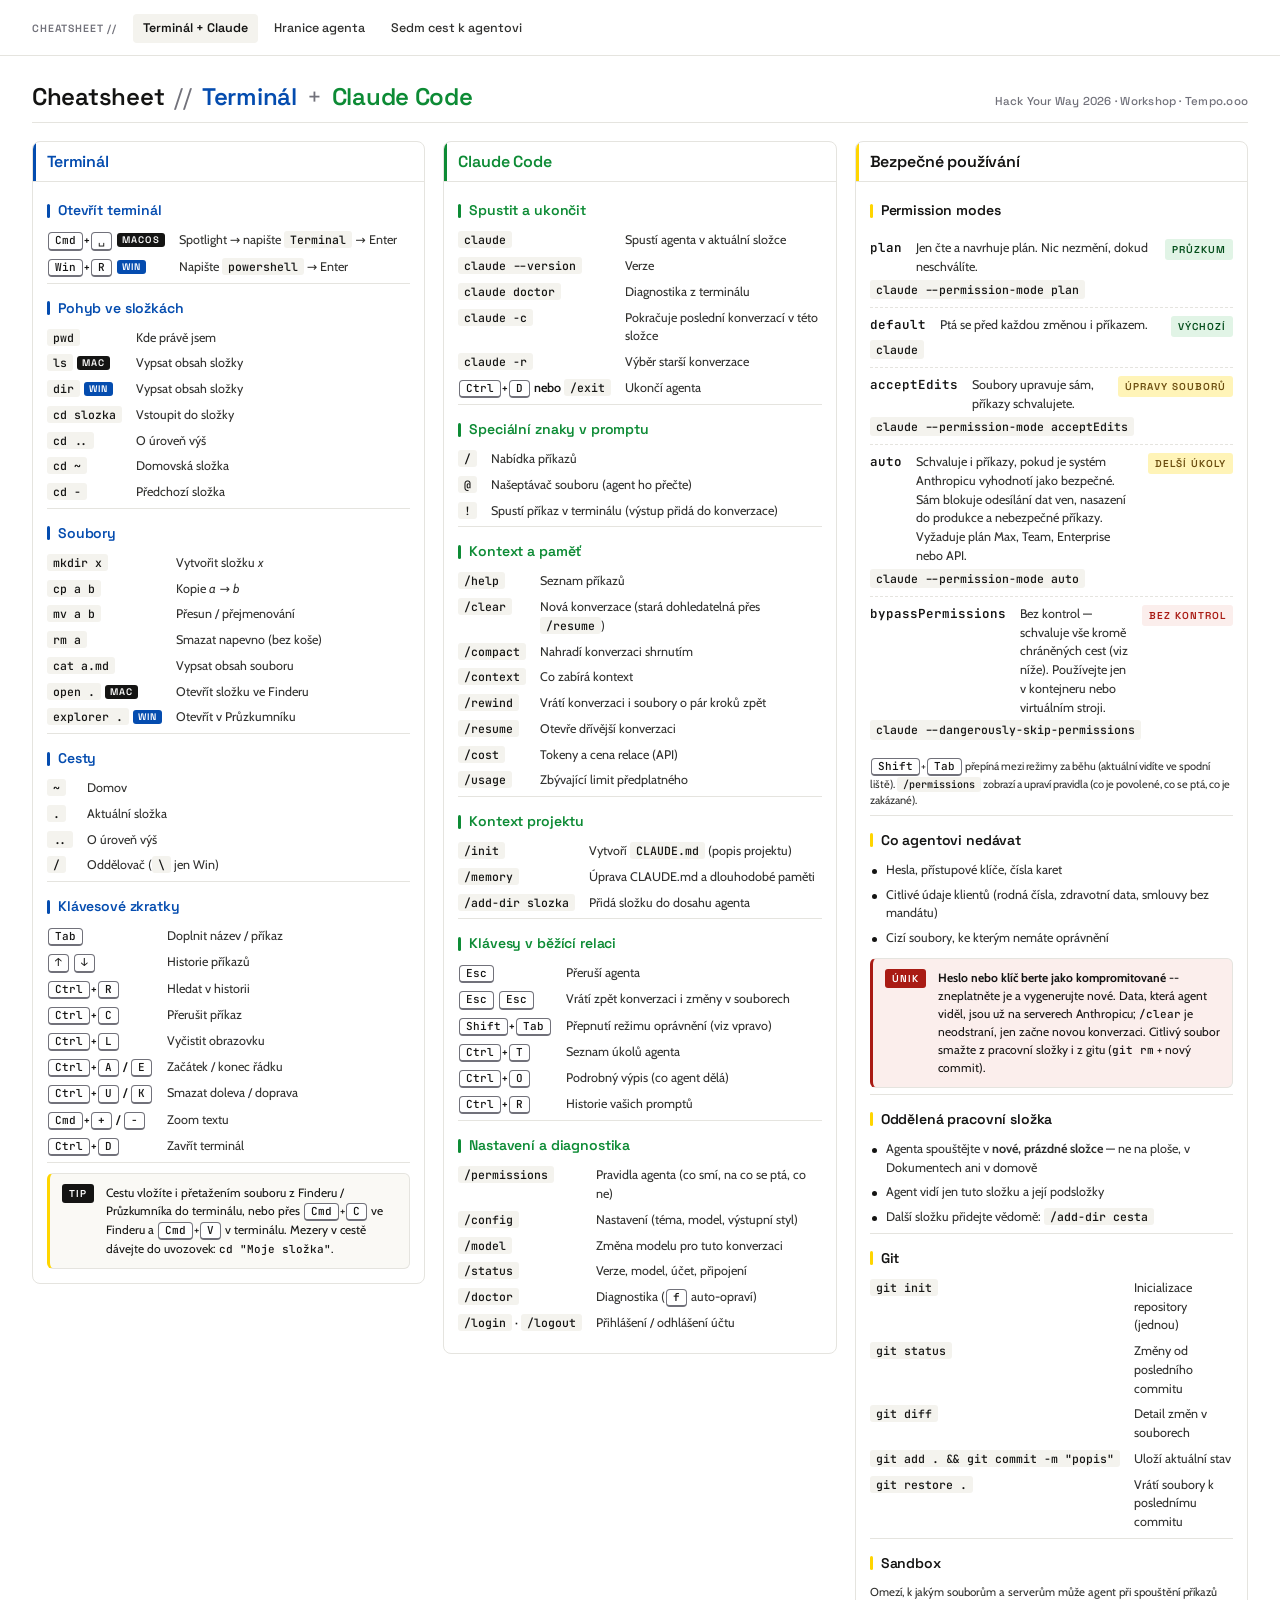
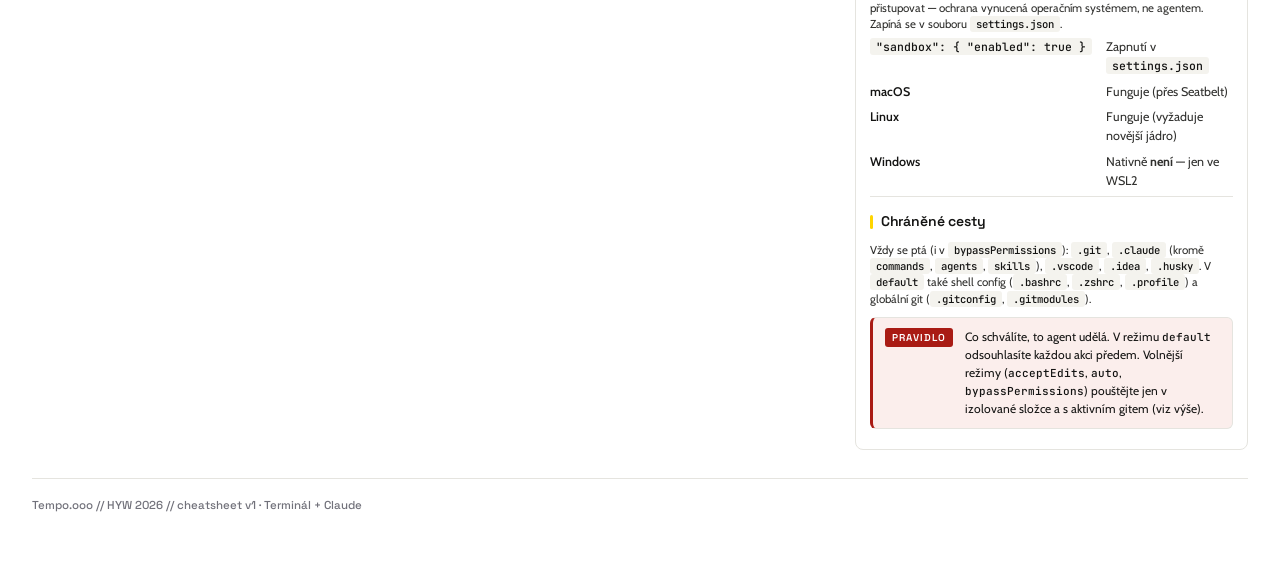
<file: index.html>
<!doctype html>
<html lang="cs">
<head>
<meta charset="utf-8">
<meta name="viewport" content="width=device-width, initial-scale=1">
<title>Cheatsheet // Terminál + Claude Code // HYW 2026 · Tempo</title>
<meta name="description" content="Cheatsheet pro účastníky workshopu Hack Your Way 2026 (Tempo.ooo): terminál, Claude Code, bezpečné používání.">
<link rel="preconnect" href="https://fonts.googleapis.com">
<link rel="preconnect" href="https://fonts.gstatic.com" crossorigin>
<link href="https://fonts.googleapis.com/css2?family=Space+Grotesk:wght@400;500;600;700&family=Cabin:wght@400;500;600;700&family=JetBrains+Mono:wght@400;500;600;700&display=swap" rel="stylesheet">
<link rel="stylesheet" href="cheatsheet.css">
</head>
<body>

<nav class="cs-nav">
  <span class="nav-label">Cheatsheet //</span>
  <a href="index.html" class="active">Terminál + Claude</a>
  <a href="hranice.html" >Hranice agenta</a>
  <a href="varianty.html" >Sedm cest k agentovi</a>
</nav>

<article class="page" id="page-1">

<header class="bar">
  <div class="crest">
    <div class="row1">
      <span>Cheatsheet</span>
      <span class="slash">//</span>
      <span style="color: var(--term)">Terminál</span>
      <span class="slash">+</span>
      <span style="color: var(--claude)">Claude Code</span>
    </div>
  </div>
  <div class="stamp">Hack Your Way 2026 · Workshop · Tempo.ooo</div>
</header>

<main class="grid">

  <!-- ────── COLUMN 1: TERMINAL ────── -->
  <section class="col" data-tone="term" id="terminal">
    <header>
      <h2>Terminál</h2>
    </header>
    <div class="body">

      <div class="block">
        <h3>Otevřít terminál</h3>
        <dl class="rows">
          <dt><kbd>Cmd</kbd>+<kbd>␣</kbd><span class="os">macOS</span></dt>
          <dd>Spotlight → napište <code>Terminal</code> → Enter</dd>
          <dt><kbd>Win</kbd>+<kbd>R</kbd><span class="os win">Win</span></dt>
          <dd>Napište <code>powershell</code> → Enter</dd>
        </dl>
      </div>

      <div class="block">
        <h3>Pohyb ve složkách</h3>
        <dl class="rows">
          <dt><code>pwd</code></dt><dd>Kde právě jsem</dd>
          <dt><code>ls</code><span class="os">mac</span></dt><dd>Vypsat obsah složky</dd>
          <dt><code>dir</code><span class="os win">Win</span></dt><dd>Vypsat obsah složky</dd>
          <dt><code>cd slozka</code></dt><dd>Vstoupit do složky</dd>
          <dt><code>cd ..</code></dt><dd>O úroveň výš</dd>
          <dt><code>cd ~</code></dt><dd>Domovská složka</dd>
          <dt><code>cd -</code></dt><dd>Předchozí složka</dd>
        </dl>
      </div>

      <div class="block">
        <h3>Soubory</h3>
        <dl class="rows">
          <dt><code>mkdir x</code></dt><dd>Vytvořit složku <em>x</em></dd>
          <dt><code>cp a b</code></dt><dd>Kopie <em>a</em> → <em>b</em></dd>
          <dt><code>mv a b</code></dt><dd>Přesun / přejmenování</dd>
          <dt><code>rm a</code></dt><dd>Smazat napevno (bez koše)</dd>
          <dt><code>cat a.md</code></dt><dd>Vypsat obsah souboru</dd>
          <dt><code>open .</code><span class="os">mac</span></dt><dd>Otevřít složku ve Finderu</dd>
          <dt><code>explorer .</code><span class="os win">Win</span></dt><dd>Otevřít v Průzkumníku</dd>
        </dl>
      </div>

      <div class="block">
        <h3>Cesty</h3>
        <dl class="rows">
          <dt><code>~</code></dt><dd>Domov</dd>
          <dt><code>.</code></dt><dd>Aktuální složka</dd>
          <dt><code>..</code></dt><dd>O úroveň výš</dd>
          <dt><code>/</code></dt><dd>Oddělovač (<code>\</code> jen Win)</dd>
        </dl>
      </div>

      <div class="block">
        <h3>Klávesové zkratky</h3>
        <dl class="rows">
          <dt><kbd>Tab</kbd></dt><dd>Doplnit název / příkaz</dd>
          <dt><kbd>↑</kbd> <kbd>↓</kbd></dt><dd>Historie příkazů</dd>
          <dt><kbd>Ctrl</kbd>+<kbd>R</kbd></dt><dd>Hledat v historii</dd>
          <dt><kbd>Ctrl</kbd>+<kbd>C</kbd></dt><dd>Přerušit příkaz</dd>
          <dt><kbd>Ctrl</kbd>+<kbd>L</kbd></dt><dd>Vyčistit obrazovku</dd>
          <dt><kbd>Ctrl</kbd>+<kbd>A</kbd> / <kbd>E</kbd></dt><dd>Začátek / konec řádku</dd>
          <dt><kbd>Ctrl</kbd>+<kbd>U</kbd> / <kbd>K</kbd></dt><dd>Smazat doleva / doprava</dd>
          <dt><kbd>Cmd</kbd>+<kbd>+</kbd> / <kbd>−</kbd></dt><dd>Zoom textu</dd>
          <dt><kbd>Ctrl</kbd>+<kbd>D</kbd></dt><dd>Zavřít terminál</dd>
        </dl>
      </div>

      <div class="alert">
        <span class="tag">Tip</span>
        <div>Cestu vložíte i přetažením souboru z Finderu / Průzkumníka do terminálu, nebo přes <kbd>Cmd</kbd>+<kbd>C</kbd> ve Finderu a <kbd>Cmd</kbd>+<kbd>V</kbd> v terminálu. Mezery v cestě dávejte do uvozovek: <code>cd "Moje složka"</code>.</div>
      </div>

    </div>
  </section>

  <!-- ────── COLUMN 2: CLAUDE CODE ────── -->
  <section class="col" data-tone="claude" id="claude">
    <header>
      <h2>Claude Code</h2>
    </header>
    <div class="body">

      <div class="block">
        <h3>Spustit a ukončit</h3>
        <dl class="rows">
          <dt><code>claude</code></dt><dd>Spustí agenta v aktuální složce</dd>
          <dt><code>claude --version</code></dt><dd>Verze</dd>
          <dt><code>claude doctor</code></dt><dd>Diagnostika z terminálu</dd>
          <dt><code>claude -c</code></dt><dd>Pokračuje poslední konverzací v této složce</dd>
          <dt><code>claude -r</code></dt><dd>Výběr starší konverzace</dd>
          <dt><kbd>Ctrl</kbd>+<kbd>D</kbd> nebo <code>/exit</code></dt><dd>Ukončí agenta</dd>
        </dl>
      </div>

      <div class="block">
        <h3>Speciální znaky v promptu</h3>
        <dl class="rows">
          <dt><code>/</code></dt><dd>Nabídka příkazů</dd>
          <dt><code>@</code></dt><dd>Našeptávač souboru (agent ho přečte)</dd>
          <dt><code>!</code></dt><dd>Spustí příkaz v terminálu (výstup přidá do konverzace)</dd>
        </dl>
      </div>

      <div class="block">
        <h3>Kontext a paměť</h3>
        <dl class="rows">
          <dt><code>/help</code></dt><dd>Seznam příkazů</dd>
          <dt><code>/clear</code></dt><dd>Nová konverzace (stará dohledatelná přes <code>/resume</code>)</dd>
          <dt><code>/compact</code></dt><dd>Nahradí konverzaci shrnutím</dd>
          <dt><code>/context</code></dt><dd>Co zabírá kontext</dd>
          <dt><code>/rewind</code></dt><dd>Vrátí konverzaci i soubory o pár kroků zpět</dd>
          <dt><code>/resume</code></dt><dd>Otevře dřívější konverzaci</dd>
          <dt><code>/cost</code></dt><dd>Tokeny a cena relace (API)</dd>
          <dt><code>/usage</code></dt><dd>Zbývající limit předplatného</dd>
        </dl>
      </div>

      <div class="block">
        <h3>Kontext projektu</h3>
        <dl class="rows">
          <dt><code>/init</code></dt><dd>Vytvoří <code>CLAUDE.md</code> (popis projektu)</dd>
          <dt><code>/memory</code></dt><dd>Úprava CLAUDE.md a dlouhodobé paměti</dd>
          <dt><code>/add-dir slozka</code></dt><dd>Přidá složku do dosahu agenta</dd>
        </dl>
      </div>

      <div class="block">
        <h3>Klávesy v běžící relaci</h3>
        <dl class="rows">
          <dt><kbd>Esc</kbd></dt><dd>Přeruší agenta</dd>
          <dt><kbd>Esc</kbd> <kbd>Esc</kbd></dt><dd>Vrátí zpět konverzaci i změny v souborech</dd>
          <dt><kbd>Shift</kbd>+<kbd>Tab</kbd></dt><dd>Přepnutí režimu oprávnění (viz vpravo)</dd>
          <dt><kbd>Ctrl</kbd>+<kbd>T</kbd></dt><dd>Seznam úkolů agenta</dd>
          <dt><kbd>Ctrl</kbd>+<kbd>O</kbd></dt><dd>Podrobný výpis (co agent dělá)</dd>
          <dt><kbd>Ctrl</kbd>+<kbd>R</kbd></dt><dd>Historie vašich promptů</dd>
        </dl>
      </div>

      <div class="block">
        <h3>Nastavení a diagnostika</h3>
        <dl class="rows">
          <dt><code>/permissions</code></dt><dd>Pravidla agenta (co smí, na co se ptá, co ne)</dd>
          <dt><code>/config</code></dt><dd>Nastavení (téma, model, výstupní styl)</dd>
          <dt><code>/model</code></dt><dd>Změna modelu pro tuto konverzaci</dd>
          <dt><code>/status</code></dt><dd>Verze, model, účet, připojení</dd>
          <dt><code>/doctor</code></dt><dd>Diagnostika (<kbd>f</kbd> auto-opraví)</dd>
          <dt><code>/login</code> · <code>/logout</code></dt><dd>Přihlášení / odhlášení účtu</dd>
        </dl>
      </div>

    </div>
  </section>

  <!-- ────── COLUMN 3: SAFETY ────── -->
  <section class="col col-3" data-tone="sec" id="bezpecnost">
    <header>
      <h2>Bezpečné používání</h2>
    </header>
    <div class="body">

      <div class="block">
        <h3>Permission modes</h3>
        <div class="modes">
          <div class="mode">
            <span class="mname">plan</span>
            <span class="mdesc">Jen čte a navrhuje plán. Nic nezmění, dokud neschválíte.</span>
            <span class="badge safe">Průzkum</span>
            <code class="mrun">claude --permission-mode plan</code>
          </div>
          <div class="mode">
            <span class="mname">default</span>
            <span class="mdesc">Ptá se před každou změnou i příkazem.</span>
            <span class="badge safe">Výchozí</span>
            <code class="mrun">claude</code>
          </div>
          <div class="mode">
            <span class="mname">acceptEdits</span>
            <span class="mdesc">Soubory upravuje sám, příkazy schvalujete.</span>
            <span class="badge mid">Úpravy souborů</span>
            <code class="mrun">claude --permission-mode acceptEdits</code>
          </div>
          <div class="mode">
            <span class="mname">auto</span>
            <span class="mdesc">Schvaluje i příkazy, pokud je systém Anthropicu vyhodnotí jako bezpečné. Sám blokuje odesílání dat ven, nasazení do produkce a nebezpečné příkazy. Vyžaduje plán Max, Team, Enterprise nebo API.</span>
            <span class="badge mid">Delší úkoly</span>
            <code class="mrun">claude --permission-mode auto</code>
          </div>
          <div class="mode">
            <span class="mname">bypassPermissions</span>
            <span class="mdesc">Bez kontrol — schvaluje vše kromě chráněných cest (viz níže). Používejte jen v kontejneru nebo virtuálním stroji.</span>
            <span class="badge risky">Bez kontrol</span>
            <code class="mrun">claude --dangerously-skip-permissions</code>
          </div>
        </div>
        <p style="font-size:11px;color:var(--ink-2);margin-top:10px;line-height:1.5;"><kbd>Shift</kbd>+<kbd>Tab</kbd> přepíná mezi režimy za běhu (aktuální vidíte ve spodní liště). <code>/permissions</code> zobrazí a upraví pravidla (co je povolené, co se ptá, co je zakázané).</p>
      </div>

      <div class="block">
        <h3>Co agentovi nedávat</h3>
        <ul class="tight">
          <li>Hesla, přístupové klíče, čísla karet</li>
          <li>Citlivé údaje klientů (rodná čísla, zdravotní data, smlouvy bez mandátu)</li>
          <li>Cizí soubory, ke kterým nemáte oprávnění</li>
        </ul>
        <div class="alert bad">
          <span class="tag">Únik</span>
          <div><strong>Heslo nebo klíč berte jako kompromitované</strong> -- zneplatněte je a vygenerujte nové. Data, která agent viděl, jsou už na serverech Anthropicu; <code>/clear</code> je neodstraní, jen začne novou konverzaci. Citlivý soubor smažte z pracovní složky i z gitu (<code>git rm</code> + nový commit).</div>
        </div>
      </div>

      <div class="block">
        <h3>Oddělená pracovní složka</h3>
        <ul class="tight">
          <li>Agenta spouštějte v <strong>nové, prázdné složce</strong> — ne na ploše, v Dokumentech ani v domově</li>
          <li>Agent vidí jen tuto složku a její podsložky</li>
          <li>Další složku přidejte vědomě: <code>/add-dir cesta</code></li>
        </ul>
      </div>

      <div class="block">
        <h3>Git</h3>
        <dl class="rows">
          <dt><code>git init</code></dt><dd>Inicializace repository (jednou)</dd>
          <dt><code>git status</code></dt><dd>Změny od posledního commitu</dd>
          <dt><code>git diff</code></dt><dd>Detail změn v souborech</dd>
          <dt><code>git add . &amp;&amp; git commit -m "popis"</code></dt><dd>Uloží aktuální stav</dd>
          <dt><code>git restore .</code></dt><dd>Vrátí soubory k poslednímu commitu</dd>
        </dl>
      </div>

      <div class="block">
        <h3>Sandbox</h3>
        <p style="font-size:11.5px;color:var(--ink-2);margin-bottom:6px;line-height:1.4;">Omezí, k jakým souborům a serverům může agent při spouštění příkazů přistupovat — ochrana vynucená operačním systémem, ne agentem. Zapíná se v souboru <code>settings.json</code>.</p>
        <dl class="rows">
          <dt><code>"sandbox": { "enabled": true }</code></dt><dd>Zapnutí v <code>settings.json</code></dd>
          <dt>macOS</dt><dd>Funguje (přes Seatbelt)</dd>
          <dt>Linux</dt><dd>Funguje (vyžaduje novější jádro)</dd>
          <dt>Windows</dt><dd>Nativně <strong>není</strong> — jen ve WSL2</dd>
        </dl>
      </div>

      <div class="block">
        <h3>Chráněné cesty</h3>
        <p style="font-size:11.5px;color:var(--ink-2);margin-bottom:4px;line-height:1.4;">Vždy se ptá (i v <code>bypassPermissions</code>): <code>.git</code>, <code>.claude</code> (kromě <code>commands</code>, <code>agents</code>, <code>skills</code>), <code>.vscode</code>, <code>.idea</code>, <code>.husky</code>. V <code>default</code> také shell config (<code>.bashrc</code>, <code>.zshrc</code>, <code>.profile</code>) a globální git (<code>.gitconfig</code>, <code>.gitmodules</code>).</p>
        <div class="alert bad">
          <span class="tag">Pravidlo</span>
          <div>Co schválíte, to agent udělá. V režimu <code>default</code> odsouhlasíte každou akci předem. Volnější režimy (<code>acceptEdits</code>, <code>auto</code>, <code>bypassPermissions</code>) pouštějte jen v izolované složce a s aktivním gitem (viz výše).</div>
        </div>
      </div>

    </div>
  </section>

</main>

<footer class="foot">
  <div>Tempo.ooo  //  HYW 2026  //  cheatsheet v1 · Terminál + Claude</div>
</footer>

</article>

</body>
</html>
</file>
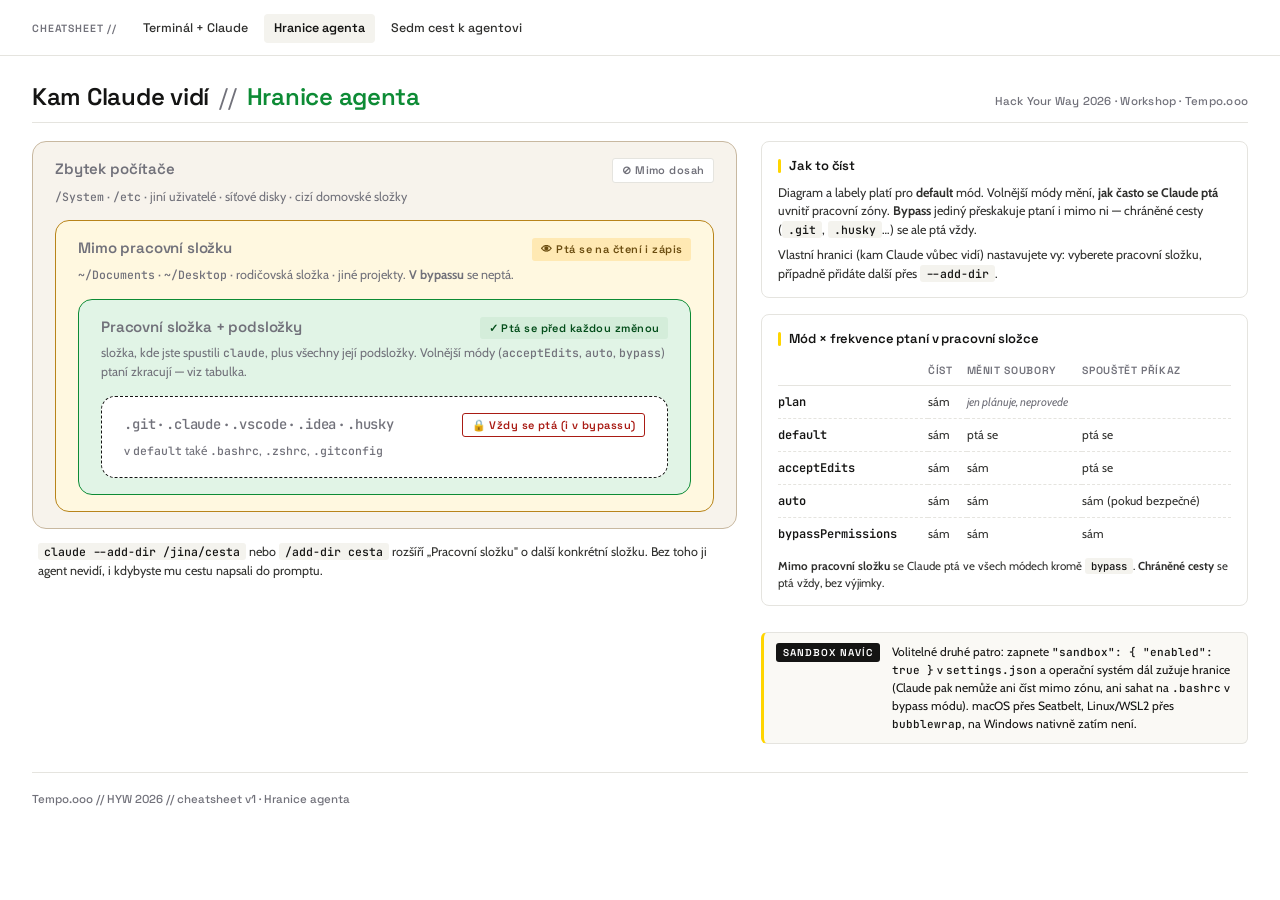
<file: hranice.html>
<!doctype html>
<html lang="cs">
<head>
<meta charset="utf-8">
<meta name="viewport" content="width=device-width, initial-scale=1">
<title>Cheatsheet // Hranice agenta // HYW 2026 · Tempo</title>
<meta name="description" content="Cheatsheet pro účastníky workshopu Hack Your Way 2026 (Tempo.ooo): kam Claude vidí a jak permission modes mění frekvenci ptaní.">
<link rel="preconnect" href="https://fonts.googleapis.com">
<link rel="preconnect" href="https://fonts.gstatic.com" crossorigin>
<link href="https://fonts.googleapis.com/css2?family=Space+Grotesk:wght@400;500;600;700&family=Cabin:wght@400;500;600;700&family=JetBrains+Mono:wght@400;500;600;700&display=swap" rel="stylesheet">
<link rel="stylesheet" href="cheatsheet.css">
</head>
<body>

<nav class="cs-nav">
  <span class="nav-label">Cheatsheet //</span>
  <a href="index.html" >Terminál + Claude</a>
  <a href="hranice.html" class="active">Hranice agenta</a>
  <a href="varianty.html" >Sedm cest k agentovi</a>
</nav>

<article class="page" id="page-2">

<header class="bar">
  <div class="crest">
    <div class="row1">
      <span>Kam Claude vidí</span>
      <span class="slash">//</span>
      <span style="color: var(--claude)">Hranice agenta</span>
    </div>
  </div>
  <div class="stamp">Hack Your Way 2026 · Workshop · Tempo.ooo</div>
</header>

<main class="zones-layout">

  <section class="zones-diagram" aria-label="Hranice dosahu agenta">
    <div class="zone z-out">
      <div class="zone-row">
        <span class="zone-name">Zbytek počítače</span>
        <span class="zone-tag muted">⊘ Mimo dosah</span>
      </div>
      <div class="zone-detail"><code>/System</code> · <code>/etc</code> · jiní uživatelé · síťové disky · cizí domovské složky</div>

      <div class="zone z-mid">
        <div class="zone-row">
          <span class="zone-name">Mimo pracovní složku</span>
          <span class="zone-tag mid">👁 Ptá se na čtení i zápis</span>
        </div>
        <div class="zone-detail"><code>~/Documents</code> · <code>~/Desktop</code> · rodičovská složka · jiné projekty. <strong>V bypassu</strong> se neptá.</div>

        <div class="zone z-in">
          <div class="zone-row">
            <span class="zone-name">Pracovní složka + podsložky</span>
            <span class="zone-tag safe">✓ Ptá se před každou změnou</span>
          </div>
          <div class="zone-detail">složka, kde jste spustili <code>claude</code>, plus všechny její podsložky. Volnější módy (<code>acceptEdits</code>, <code>auto</code>, <code>bypass</code>) ptaní zkracují — viz tabulka.</div>

          <div class="zone z-prot">
            <div class="zone-row">
              <span class="zone-name"><code>.git</code> · <code>.claude</code> · <code>.vscode</code> · <code>.idea</code> · <code>.husky</code></span>
              <span class="zone-tag danger">🔒 Vždy se ptá (i v bypassu)</span>
            </div>
            <div class="zone-detail">v <code>default</code> také <code>.bashrc</code>, <code>.zshrc</code>, <code>.gitconfig</code></div>
          </div>
        </div>
      </div>
    </div>

    <p class="zones-caption"><code>claude --add-dir /jina/cesta</code> nebo <code>/add-dir cesta</code> rozšíří „Pracovní složku" o další konkrétní složku. Bez toho ji agent nevidí, i kdybyste mu cestu napsali do promptu.</p>
  </section>

  <aside class="zones-side">

    <div class="block">
      <h3>Jak to číst</h3>
      <p>Diagram a labely platí pro <strong>default</strong> mód. Volnější módy mění, <strong>jak často se Claude ptá</strong> uvnitř pracovní zóny. <strong>Bypass</strong> jediný přeskakuje ptaní i mimo ni — chráněné cesty (<code>.git</code>, <code>.husky</code>…) se ale ptá vždy.</p>
      <p>Vlastní hranici (kam Claude vůbec vidí) nastavujete vy: vyberete pracovní složku, případně přidáte další přes <code>--add-dir</code>.</p>
    </div>

    <div class="block">
      <h3>Mód × frekvence ptaní v pracovní složce</h3>
      <table class="modes-table">
        <thead>
          <tr><th></th><th>Číst</th><th>Měnit soubory</th><th>Spouštět příkaz</th></tr>
        </thead>
        <tbody>
          <tr><td>plan</td><td>sám</td><td colspan="2" class="muted">jen plánuje, neprovede</td></tr>
          <tr><td>default</td><td>sám</td><td>ptá se</td><td>ptá se</td></tr>
          <tr><td>acceptEdits</td><td>sám</td><td>sám</td><td>ptá se</td></tr>
          <tr><td>auto</td><td>sám</td><td>sám</td><td>sám (pokud bezpečné)</td></tr>
          <tr><td>bypassPermissions</td><td>sám</td><td>sám</td><td>sám</td></tr>
        </tbody>
      </table>
      <p style="font-size:11.5px;color:var(--ink-2);margin-top:8px;line-height:1.45;"><strong>Mimo pracovní složku</strong> se Claude ptá ve všech módech kromě <code>bypass</code>. <strong>Chráněné cesty</strong> se ptá vždy, bez výjimky.</p>
    </div>

    <div class="alert">
      <span class="tag">Sandbox navíc</span>
      <div>Volitelné druhé patro: zapnete <code>"sandbox": { "enabled": true }</code> v <code>settings.json</code> a operační systém dál zužuje hranice (Claude pak nemůže ani číst mimo zónu, ani sahat na <code>.bashrc</code> v bypass módu). macOS přes Seatbelt, Linux/WSL2 přes <code>bubblewrap</code>, na Windows nativně zatím není.</div>
    </div>

  </aside>

</main>

<footer class="foot">
  <div>Tempo.ooo  //  HYW 2026  //  cheatsheet v1 · Hranice agenta</div>
</footer>

</article>

</body>
</html>
</file>
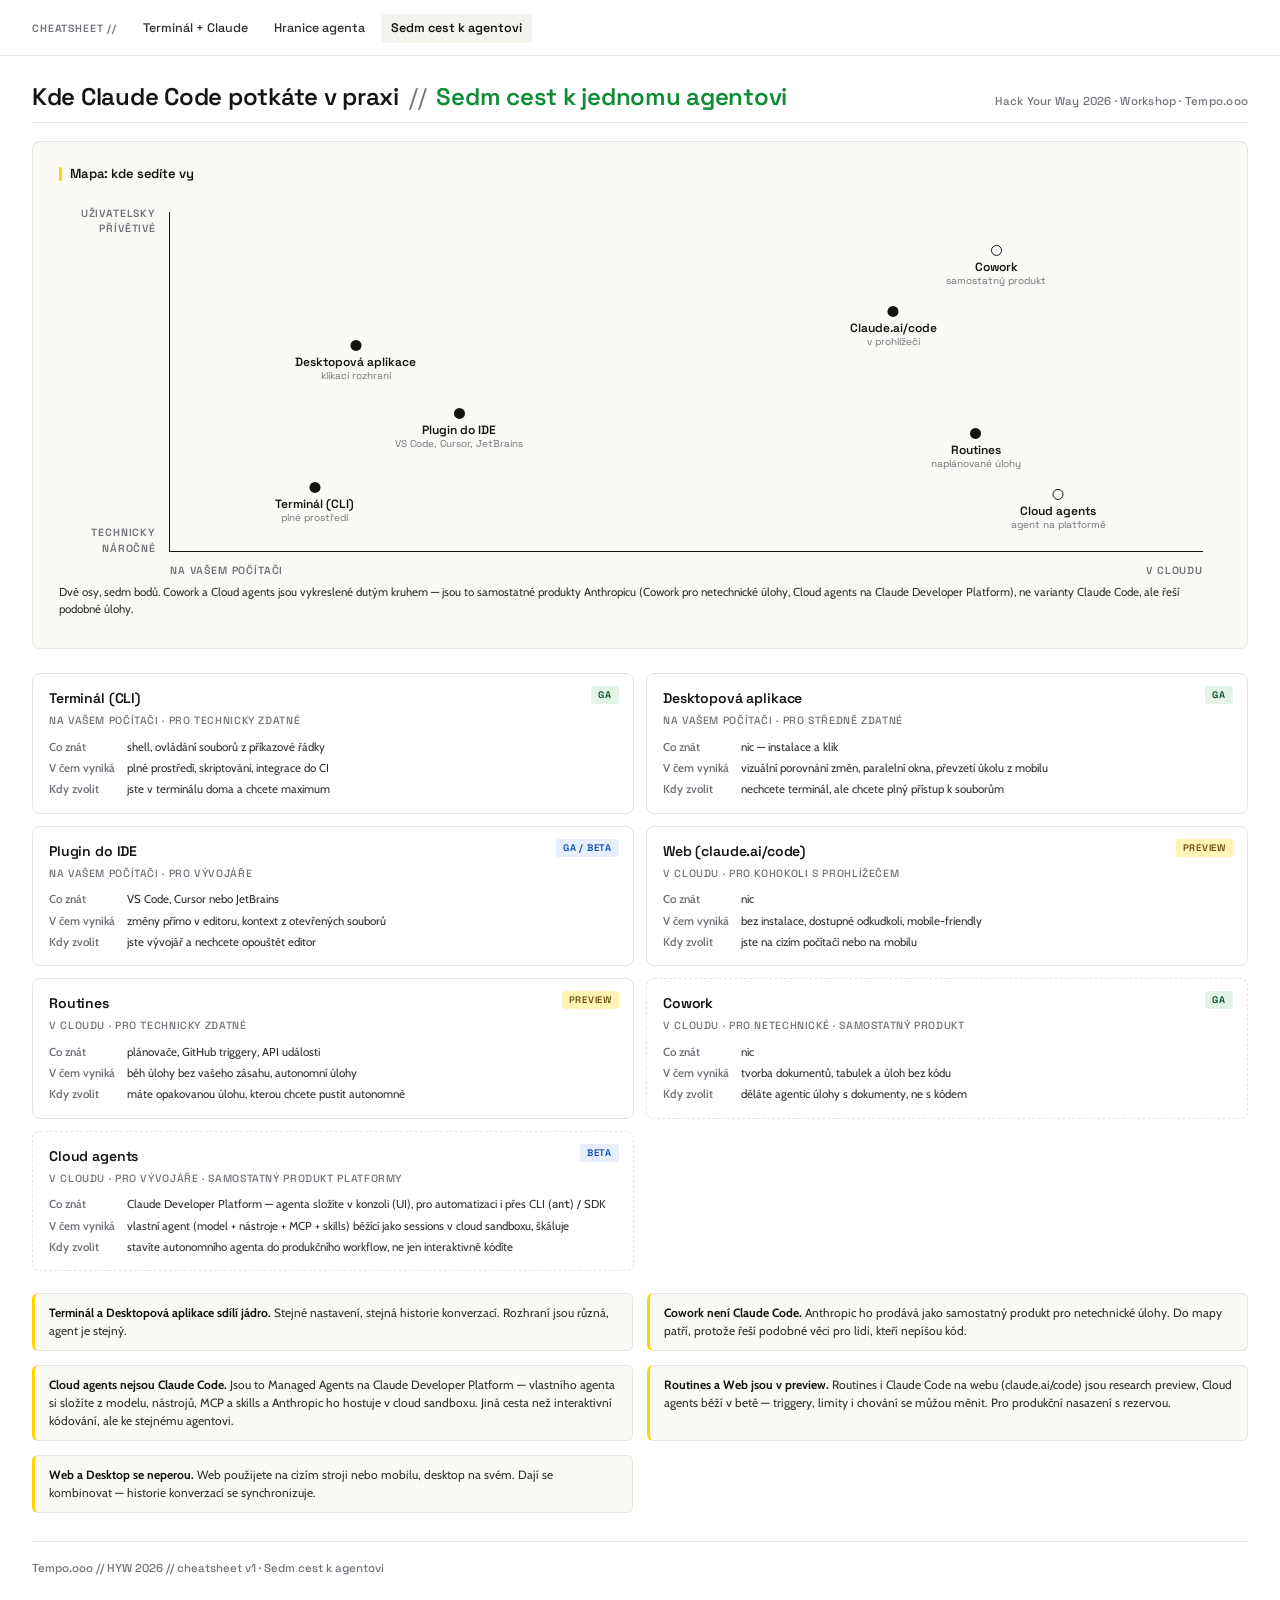
<file: varianty.html>
<!doctype html>
<html lang="cs">
<head>
<meta charset="utf-8">
<meta name="viewport" content="width=device-width, initial-scale=1">
<title>Cheatsheet // Sedm cest k Claude Code // HYW 2026 · Tempo</title>
<meta name="description" content="Cheatsheet pro účastníky workshopu Hack Your Way 2026 (Tempo.ooo): mapa a porovnání variant Claude Code (CLI, desktop, IDE plugin, web, Routines, Cowork, Cloud agents).">
<link rel="preconnect" href="https://fonts.googleapis.com">
<link rel="preconnect" href="https://fonts.gstatic.com" crossorigin>
<link href="https://fonts.googleapis.com/css2?family=Space+Grotesk:wght@400;500;600;700&family=Cabin:wght@400;500;600;700&family=JetBrains+Mono:wght@400;500;600;700&display=swap" rel="stylesheet">
<link rel="stylesheet" href="cheatsheet.css">
</head>
<body>

<nav class="cs-nav">
  <span class="nav-label">Cheatsheet //</span>
  <a href="index.html" >Terminál + Claude</a>
  <a href="hranice.html" >Hranice agenta</a>
  <a href="varianty.html" class="active">Sedm cest k agentovi</a>
</nav>

<article class="page" id="page-3">

<header class="bar">
  <div class="crest">
    <div class="row1">
      <span>Kde Claude Code potkáte v praxi</span>
      <span class="slash">//</span>
      <span style="color: var(--claude)">Sedm cest k jednomu agentovi</span>
    </div>
  </div>
  <div class="stamp">Hack Your Way 2026 · Workshop · Tempo.ooo</div>
</header>

<main class="variants-layout">

  <section class="variants-map" aria-label="Mapa variant Claude Code">
    <h3>Mapa: kde sedíte vy</h3>
    <div class="map-frame-mini">
      <span class="axis-y-top">uživatelsky přívětivé</span>
      <span class="axis-y-bottom">technicky náročné</span>
      <span class="axis-x-left">na vašem počítači</span>
      <span class="axis-x-right">v cloudu</span>

      <div class="pt outline" style="--x: 80%; --y: 16%">
        <div class="pt-label">Cowork</div>
        <div class="pt-sub">samostatný produkt</div>
      </div>

      <div class="pt" style="--x: 70%; --y: 34%">
        <div class="pt-label">Claude.ai/code</div>
        <div class="pt-sub">v prohlížeči</div>
      </div>

      <div class="pt" style="--x: 18%; --y: 44%">
        <div class="pt-label">Desktopová aplikace</div>
        <div class="pt-sub">klikací rozhraní</div>
      </div>

      <div class="pt" style="--x: 28%; --y: 64%">
        <div class="pt-label">Plugin do IDE</div>
        <div class="pt-sub">VS Code, Cursor, JetBrains</div>
      </div>

      <div class="pt" style="--x: 78%; --y: 70%">
        <div class="pt-label">Routines</div>
        <div class="pt-sub">naplánované úlohy</div>
      </div>

      <div class="pt outline" style="--x: 86%; --y: 88%">
        <div class="pt-label">Cloud agents</div>
        <div class="pt-sub">agent na platformě</div>
      </div>

      <div class="pt" style="--x: 14%; --y: 86%">
        <div class="pt-label">Terminál (CLI)</div>
        <div class="pt-sub">plné prostředí</div>
      </div>
    </div>
    <p style="font-size:11.5px;color:var(--ink-2);margin-top:12px;line-height:1.5;">Dvě osy, sedm bodů. Cowork a Cloud agents jsou vykreslené dutým kruhem — jsou to samostatné produkty Anthropicu (Cowork pro netechnické úlohy, Cloud agents na Claude Developer Platform), ne varianty Claude Code, ale řeší podobné úlohy.</p>
  </section>

  <section class="variants-grid">

    <article class="variant-card">
      <h4>Terminál (CLI)</h4>
      <div class="vsub">na vašem počítači · pro technicky zdatné</div>
      <span class="stage">GA</span>
      <dl>
        <dt>Co znát</dt><dd>shell, ovládání souborů z příkazové řádky</dd>
        <dt>V čem vyniká</dt><dd>plné prostředí, skriptování, integrace do CI</dd>
        <dt>Kdy zvolit</dt><dd>jste v terminálu doma a chcete maximum</dd>
      </dl>
    </article>

    <article class="variant-card">
      <h4>Desktopová aplikace</h4>
      <div class="vsub">na vašem počítači · pro středně zdatné</div>
      <span class="stage">GA</span>
      <dl>
        <dt>Co znát</dt><dd>nic — instalace a klik</dd>
        <dt>V čem vyniká</dt><dd>vizuální porovnání změn, paralelní okna, převzetí úkolu z mobilu</dd>
        <dt>Kdy zvolit</dt><dd>nechcete terminál, ale chcete plný přístup k souborům</dd>
      </dl>
    </article>

    <article class="variant-card">
      <h4>Plugin do IDE</h4>
      <div class="vsub">na vašem počítači · pro vývojáře</div>
      <span class="stage beta">GA / beta</span>
      <dl>
        <dt>Co znát</dt><dd>VS Code, Cursor nebo JetBrains</dd>
        <dt>V čem vyniká</dt><dd>změny přímo v editoru, kontext z otevřených souborů</dd>
        <dt>Kdy zvolit</dt><dd>jste vývojář a nechcete opouštět editor</dd>
      </dl>
    </article>

    <article class="variant-card">
      <h4>Web (claude.ai/code)</h4>
      <div class="vsub">v cloudu · pro kohokoli s prohlížečem</div>
      <span class="stage preview">Preview</span>
      <dl>
        <dt>Co znát</dt><dd>nic</dd>
        <dt>V čem vyniká</dt><dd>bez instalace, dostupné odkudkoli, mobile-friendly</dd>
        <dt>Kdy zvolit</dt><dd>jste na cizím počítači nebo na mobilu</dd>
      </dl>
    </article>

    <article class="variant-card">
      <h4>Routines</h4>
      <div class="vsub">v cloudu · pro technicky zdatné</div>
      <span class="stage preview">Preview</span>
      <dl>
        <dt>Co znát</dt><dd>plánovače, GitHub triggery, API události</dd>
        <dt>V čem vyniká</dt><dd>běh úlohy bez vašeho zásahu, autonomní úlohy</dd>
        <dt>Kdy zvolit</dt><dd>máte opakovanou úlohu, kterou chcete pustit autonomně</dd>
      </dl>
    </article>

    <article class="variant-card outline">
      <h4>Cowork</h4>
      <div class="vsub">v cloudu · pro netechnické · samostatný produkt</div>
      <span class="stage">GA</span>
      <dl>
        <dt>Co znát</dt><dd>nic</dd>
        <dt>V čem vyniká</dt><dd>tvorba dokumentů, tabulek a úloh bez kódu</dd>
        <dt>Kdy zvolit</dt><dd>děláte agentic úlohy s dokumenty, ne s kódem</dd>
      </dl>
    </article>

    <article class="variant-card outline">
      <h4>Cloud agents</h4>
      <div class="vsub">v cloudu · pro vývojáře · samostatný produkt platformy</div>
      <span class="stage beta">Beta</span>
      <dl>
        <dt>Co znát</dt><dd>Claude Developer Platform — agenta složíte v konzoli (UI), pro automatizaci i přes CLI (<code>ant</code>) / SDK</dd>
        <dt>V čem vyniká</dt><dd>vlastní agent (model + nástroje + MCP + skills) běžící jako sessions v cloud sandboxu, škáluje</dd>
        <dt>Kdy zvolit</dt><dd>stavíte autonomního agenta do produkčního workflow, ne jen interaktivně kódíte</dd>
      </dl>
    </article>

  </section>

</main>

<section class="variants-notes">
  <div class="note"><strong>Terminál a Desktopová aplikace sdílí jádro.</strong> Stejné nastavení, stejná historie konverzací. Rozhraní jsou různá, agent je stejný.</div>
  <div class="note"><strong>Cowork není Claude Code.</strong> Anthropic ho prodává jako samostatný produkt pro netechnické úlohy. Do mapy patří, protože řeší podobné věci pro lidi, kteří nepíšou kód.</div>
  <div class="note"><strong>Cloud agents nejsou Claude Code.</strong> Jsou to Managed Agents na Claude Developer Platform — vlastního agenta si složíte z modelu, nástrojů, MCP a skills a Anthropic ho hostuje v cloud sandboxu. Jiná cesta než interaktivní kódování, ale ke stejnému agentovi.</div>
  <div class="note"><strong>Routines a Web jsou v preview.</strong> Routines i Claude Code na webu (claude.ai/code) jsou research preview, Cloud agents běží v betě — triggery, limity i chování se můžou měnit. Pro produkční nasazení s rezervou.</div>
  <div class="note"><strong>Web a Desktop se neperou.</strong> Web použijete na cizím stroji nebo mobilu, desktop na svém. Dají se kombinovat — historie konverzací se synchronizuje.</div>
</section>

<footer class="foot">
  <div>Tempo.ooo  //  HYW 2026  //  cheatsheet v1 · Sedm cest k agentovi</div>
</footer>

</article>

</body>
</html>
</file>
<file: cheatsheet.css>
:root {
    --bg: #ffffff;
    --bg-soft: #faf9f5;
    --bg-code: #f4f3ee;
    --ink: #141413;
    --ink-2: #30302e;
    --ink-soft: #71717a;
    --line: #e5e4df;
    --term: #044caf;
    --term-soft: #e7eefb;
    --claude: #0d8b35;
    --claude-soft: #e1f4e6;
    --sec: #141413;
    --sec-soft: #f4f3ee;
    --accent: #ffd500;
    --warn: #b8841a;
    --danger: #a91b14;
    --danger-soft: #fbeeec;
  }
  * { box-sizing: border-box; margin: 0; padding: 0; }
  html, body { background: var(--bg); color: var(--ink); }
  body {
    font-family: "Cabin", system-ui, -apple-system, sans-serif;
    font-size: 13px;
    line-height: 1.5;
    min-height: 100vh;
    -webkit-font-smoothing: antialiased;
  }
  .page {
    max-width: 1480px;
    margin: 0 auto;
    padding: 28px 32px 60px;
  }
  .page + .page {
    margin-top: 40px;
    padding-top: 40px;
    border-top: 2px dashed var(--line);
  }

  /* ── header ─────────────────────────────────────── */
  header.bar {
    display: flex;
    align-items: baseline;
    justify-content: space-between;
    gap: 16px;
    border-bottom: 1px solid var(--line);
    padding-bottom: 12px;
    margin-bottom: 18px;
  }
  .crest {
    font-family: "Space Grotesk", system-ui, sans-serif;
    font-weight: 600;
    line-height: 1.1;
    letter-spacing: -0.02em;
  }
  .crest .row1 {
    font-size: 24px;
    display: flex;
    flex-wrap: wrap;
    align-items: baseline;
    gap: 4px 10px;
    color: var(--ink);
  }
  .crest .slash { color: var(--ink-soft); font-weight: 400; }
  .stamp {
    font-family: "Space Grotesk", sans-serif;
    font-size: 11.5px;
    font-weight: 500;
    color: var(--ink-soft);
    letter-spacing: 0.02em;
  }

  /* ── columns ─────────────────────────────────────── */
  .grid {
    display: grid;
    grid-template-columns: repeat(3, minmax(0, 1fr));
    gap: 18px;
    align-items: start;
  }
  @media (max-width: 1100px) { .grid { grid-template-columns: 1fr 1fr; } .col-3 { grid-column: 1 / -1; } }
  @media (max-width: 720px)  { .grid { grid-template-columns: 1fr; } .col-3 { grid-column: auto; } }

  .col {
    background: var(--bg);
    border: 1px solid var(--line);
    border-radius: 8px;
    overflow: hidden;
  }
  .col header {
    padding: 10px 14px;
    border-bottom: 1px solid var(--line);
    position: relative;
  }
  .col header::before {
    content: "";
    position: absolute;
    left: 0; top: 0;
    width: 3px; height: 100%;
  }
  .col[data-tone="term"]   header::before { background: var(--term); }
  .col[data-tone="claude"] header::before { background: var(--claude); }
  .col[data-tone="sec"]    header::before { background: var(--accent); }

  .col header h2 {
    font-family: "Space Grotesk", sans-serif;
    font-size: 16px;
    line-height: 1.2;
    font-weight: 600;
    letter-spacing: -0.01em;
    color: var(--ink);
  }
  .col[data-tone="term"]   header h2 { color: var(--term); }
  .col[data-tone="claude"] header h2 { color: var(--claude); }

  .body {
    padding: 4px 14px 14px;
  }

  /* ── sub-blocks inside each column ─────────────────────────────────────── */
  .block {
    padding: 14px 0 6px;
    border-bottom: 1px solid var(--line);
  }
  .block:last-child { border-bottom: none; }
  .block h3 {
    font-family: "Space Grotesk", sans-serif;
    font-size: 14px;
    font-weight: 600;
    letter-spacing: -0.01em;
    color: var(--ink);
    margin-bottom: 10px;
    display: flex;
    align-items: center;
    gap: 8px;
  }
  .block h3::before {
    content: "";
    width: 3px; height: 14px;
    background: currentColor;
    border-radius: 2px;
  }
  .col[data-tone="term"]   .block h3 { color: var(--term); }
  .col[data-tone="claude"] .block h3 { color: var(--claude); }
  .col[data-tone="sec"]    .block h3 { color: var(--ink); }
  .col[data-tone="sec"]    .block h3::before { background: var(--accent); }

  /* ── list rows: cmd/key on left, desc on right ─────────────────────────────────────── */
  dl.rows {
    display: grid;
    grid-template-columns: max-content 1fr;
    column-gap: 14px;
    row-gap: 7px;
    align-items: baseline;
  }
  dl.rows dt {
    font-weight: 600;
    font-size: 12.5px;
    color: var(--ink);
    white-space: nowrap;
  }
  dl.rows dd {
    font-size: 12.5px;
    color: var(--ink-2);
    line-height: 1.5;
  }
  code {
    font-family: "JetBrains Mono", ui-monospace, monospace;
    font-size: 0.92em;
    font-weight: 500;
  }
  dl.rows dt code,
  dl.rows dd code,
  ul.tight code,
  p code {
    background: var(--bg-code);
    padding: 1px 6px;
    border-radius: 3px;
    font-weight: 500;
    color: var(--ink);
  }

  kbd {
    font-family: "JetBrains Mono", monospace;
    font-weight: 500;
    font-size: 11px;
    background: var(--bg);
    color: var(--ink);
    border: 1px solid var(--ink-soft);
    border-bottom-width: 2px;
    border-radius: 4px;
    padding: 1px 6px;
    margin: 0 1px;
    white-space: nowrap;
    line-height: 1.2;
    display: inline-block;
  }

  .os {
    font-family: "Space Grotesk", sans-serif;
    font-size: 9.5px;
    text-transform: uppercase;
    letter-spacing: 0.12em;
    font-weight: 600;
    background: var(--ink);
    color: var(--bg);
    padding: 1px 5px;
    border-radius: 3px;
    margin-left: 4px;
    vertical-align: 1px;
  }
  .os.win { background: var(--term); }
  .os.lin { background: var(--claude); }

  /* ── permission modes block ─────────────────────────────────────── */
  .modes {
    display: grid;
    grid-template-columns: 1fr;
    gap: 0;
    margin-top: 2px;
  }
  .mode {
    display: grid;
    grid-template-columns: max-content 1fr auto;
    grid-template-areas:
      "name desc  badge"
      "run  run   run";
    column-gap: 14px;
    row-gap: 3px;
    align-items: baseline;
    padding: 8px 0;
    border-bottom: 1px dashed var(--line);
  }
  .mode:last-child { border-bottom: none; }
  .mode .mname {
    grid-area: name;
    font-family: "JetBrains Mono", monospace;
    font-weight: 600;
    font-size: 12.5px;
    color: var(--ink);
    white-space: nowrap;
  }
  .mode .mdesc {
    grid-area: desc;
    font-size: 12.5px;
    color: var(--ink-2);
    line-height: 1.5;
  }
  .mode .badge { grid-area: badge; align-self: start; }
  .mode .mrun {
    grid-area: run;
    font-family: "JetBrains Mono", monospace;
    font-size: 11.5px;
    color: var(--ink);
    background: var(--bg-code);
    padding: 1px 6px;
    border-radius: 3px;
    justify-self: start;
  }
  .mode .badge {
    font-family: "Space Grotesk", sans-serif;
    font-size: 10px;
    text-transform: uppercase;
    letter-spacing: 0.1em;
    font-weight: 600;
    padding: 3px 7px;
    border-radius: 3px;
    white-space: nowrap;
  }
  .badge.safe   { background: var(--claude-soft); color: #034d1a; }
  .badge.mid    { background: #fff4b8; color: #6b4d10; }
  .badge.risky  { background: var(--danger-soft); color: var(--danger); }

  /* ── alerts ─────────────────────────────────────── */
  .alert {
    display: grid;
    grid-template-columns: max-content 1fr;
    gap: 12px;
    align-items: start;
    border: 1px solid var(--line);
    border-left: 3px solid var(--accent);
    background: var(--bg-soft);
    padding: 10px 12px;
    border-radius: 6px;
    font-size: 12px;
    line-height: 1.5;
    margin-top: 10px;
  }
  .alert.bad {
    background: var(--danger-soft);
    border-left-color: var(--danger);
  }
  .alert .tag {
    font-family: "Space Grotesk", sans-serif;
    font-size: 10px;
    text-transform: uppercase;
    letter-spacing: 0.1em;
    font-weight: 600;
    background: var(--ink);
    color: var(--bg);
    padding: 2px 7px;
    border-radius: 3px;
    align-self: start;
  }
  .alert.bad .tag { background: var(--danger); }

  ul.tight {
    list-style: none;
    padding: 0;
    margin: 0;
    display: grid;
    gap: 6px;
  }
  ul.tight li {
    font-size: 12.5px;
    color: var(--ink-2);
    padding-left: 16px;
    position: relative;
    line-height: 1.5;
  }
  ul.tight li::before {
    content: "";
    position: absolute;
    left: 2px;
    top: 8px;
    width: 5px;
    height: 5px;
    background: var(--term);
    border-radius: 50%;
  }
  .col[data-tone="claude"] ul.tight li::before { background: var(--claude); }
  .col[data-tone="sec"]    ul.tight li::before { background: var(--ink); }
  p { font-size: 12.5px; line-height: 1.55; color: var(--ink-2); }

  /* ── footer ─────────────────────────────────────── */
  footer.foot {
    margin-top: 28px;
    padding-top: 18px;
    border-top: 1px solid var(--line);
    display: flex;
    justify-content: space-between;
    flex-wrap: wrap;
    gap: 12px;
    font-family: "Space Grotesk", sans-serif;
    font-size: 11.5px;
    color: var(--ink-soft);
    font-weight: 500;
  }
  footer.foot a { color: var(--term); text-decoration: underline; text-underline-offset: 3px; }

  /* ── page 2: zones diagram ─────────────────────── */
  .zones-layout {
    display: grid;
    grid-template-columns: 1.45fr 1fr;
    gap: 24px;
    align-items: start;
  }
  @media (max-width: 1100px) {
    .zones-layout { grid-template-columns: 1fr; }
  }

  .zones-diagram { position: relative; }

  .zone {
    border-radius: 14px;
    border-width: 1.5px;
    border-style: solid;
    padding: 16px 22px;
  }
  .zone .zone { margin-top: 14px; }

  .z-out { border-color: #c8b8a0; background: #f7f3ec; }
  .z-mid { border-color: #b8841a; background: #fff8e0; }
  .z-in  { border-color: var(--claude); background: var(--claude-soft); }
  .z-prot {
    border-color: var(--ink);
    border-style: dashed;
    background: var(--bg);
  }

  .zone-row {
    display: flex;
    justify-content: space-between;
    align-items: baseline;
    gap: 14px;
    flex-wrap: wrap;
  }
  .zone-name {
    font-family: "Space Grotesk", sans-serif;
    font-weight: 600;
    font-size: 15px;
    letter-spacing: -0.01em;
    color: var(--ink);
  }
  .z-out .zone-name { color: var(--ink-soft); }

  .zone-tag {
    font-family: "Space Grotesk", sans-serif;
    font-size: 11px;
    font-weight: 600;
    letter-spacing: 0.04em;
    padding: 3px 9px;
    border-radius: 3px;
    white-space: nowrap;
  }
  .zone-tag.safe   { background: #d4edda; color: #034d1a; }
  .zone-tag.mid    { background: #ffe9b3; color: #6b4d10; }
  .zone-tag.danger { background: white;   color: var(--danger); border: 1px solid var(--danger); }
  .zone-tag.muted  { background: var(--bg); color: var(--ink-soft); border: 1px solid var(--line); }

  .zone-detail {
    font-size: 12.5px;
    color: var(--ink-2);
    margin-top: 5px;
    line-height: 1.5;
  }
  .z-out .zone-detail { color: var(--ink-soft); }

  .zones-caption {
    font-size: 12.5px;
    color: var(--ink-2);
    margin-top: 14px;
    padding-left: 6px;
    line-height: 1.5;
  }

  .zones-side { display: grid; gap: 16px; }
  .zones-side .block {
    background: var(--bg);
    border: 1px solid var(--line);
    border-radius: 8px;
    padding: 14px 16px;
  }
  .zones-side h3 {
    font-family: "Space Grotesk", sans-serif;
    font-size: 13px;
    font-weight: 600;
    letter-spacing: -0.01em;
    margin-bottom: 8px;
    color: var(--ink);
    display: flex;
    align-items: center;
    gap: 8px;
  }
  .zones-side h3::before {
    content: "";
    width: 3px; height: 14px;
    background: var(--accent);
    border-radius: 2px;
  }
  .zones-side p {
    font-size: 12.5px;
    margin-bottom: 6px;
    line-height: 1.5;
  }
  .zones-side p:last-child { margin-bottom: 0; }

  .modes-table {
    width: 100%;
    border-collapse: collapse;
    font-size: 12px;
    margin-top: 4px;
  }
  .modes-table th {
    text-align: left;
    font-family: "Space Grotesk", sans-serif;
    font-weight: 600;
    font-size: 10.5px;
    text-transform: uppercase;
    letter-spacing: 0.06em;
    color: var(--ink-soft);
    padding: 6px 8px 6px 0;
    border-bottom: 1px solid var(--line);
  }
  .modes-table td {
    padding: 7px 8px 7px 0;
    border-bottom: 1px dashed var(--line);
    color: var(--ink-2);
    vertical-align: baseline;
  }
  .modes-table td:first-child {
    white-space: nowrap;
    font-family: "JetBrains Mono", monospace;
    font-weight: 600;
    color: var(--ink);
    font-size: 12px;
  }
  .modes-table tr:last-child td { border-bottom: none; }
  .modes-table .muted {
    color: var(--ink-soft);
    font-style: italic;
    font-size: 11.5px;
  }

  /* ── page 3: Claude Code variants ───────────────── */
  .variants-layout {
    display: grid;
    grid-template-columns: 1fr;
    gap: 24px;
    align-items: start;
  }

  .variants-map {
    background: var(--bg-soft);
    border: 1px solid var(--line);
    border-radius: 8px;
    padding: 22px 26px 30px;
  }
  .variants-map h3 {
    font-family: "Space Grotesk", sans-serif;
    font-size: 13px;
    font-weight: 600;
    letter-spacing: -0.01em;
    color: var(--ink);
    margin-bottom: 14px;
    display: flex;
    align-items: center;
    gap: 8px;
  }
  .variants-map h3::before {
    content: "";
    width: 3px; height: 14px;
    background: var(--accent);
    border-radius: 2px;
  }
  .map-frame-mini {
    position: relative;
    height: 340px;
    margin: 28px 18px 32px 110px;
    border-bottom: 1.5px solid var(--ink);
    border-left: 1.5px solid var(--ink);
  }
  .map-frame-mini .axis-y-top,
  .map-frame-mini .axis-y-bottom {
    position: absolute;
    left: -110px;
    width: 110px;
    text-align: right;
    padding-right: 14px;
    font-family: "Space Grotesk", sans-serif;
    font-size: 10.5px;
    font-weight: 600;
    color: var(--ink-soft);
    text-transform: uppercase;
    letter-spacing: 0.08em;
  }
  .map-frame-mini .axis-y-top { top: -6px; }
  .map-frame-mini .axis-y-bottom { bottom: -6px; }
  .map-frame-mini .axis-x-left,
  .map-frame-mini .axis-x-right {
    position: absolute;
    bottom: -28px;
    font-family: "Space Grotesk", sans-serif;
    font-size: 10.5px;
    font-weight: 600;
    color: var(--ink-soft);
    text-transform: uppercase;
    letter-spacing: 0.08em;
    white-space: nowrap;
  }
  .map-frame-mini .axis-x-left { left: 0; }
  .map-frame-mini .axis-x-right { right: 0; }
  .map-frame-mini .pt {
    position: absolute;
    left: var(--x);
    top: var(--y);
    transform: translate(-50%, -50%);
    display: flex;
    flex-direction: column;
    align-items: center;
    text-align: center;
    font-family: "Space Grotesk", sans-serif;
  }
  .map-frame-mini .pt::before {
    content: "";
    width: 11px;
    height: 11px;
    border-radius: 50%;
    background: var(--ink);
    margin-bottom: 5px;
  }
  .map-frame-mini .pt.outline::before {
    background: var(--bg);
    border: 1.5px solid var(--ink);
    width: 9px;
    height: 9px;
  }
  .map-frame-mini .pt-label {
    font-size: 12px;
    font-weight: 600;
    color: var(--ink);
    white-space: nowrap;
    line-height: 1.1;
  }
  .map-frame-mini .pt-sub {
    font-size: 10px;
    color: var(--ink-soft);
    white-space: nowrap;
    line-height: 1.2;
    margin-top: 1px;
  }

  .variants-grid {
    display: grid;
    grid-template-columns: 1fr 1fr;
    gap: 12px;
  }
  @media (max-width: 720px) {
    .variants-grid { grid-template-columns: 1fr; }
  }

  .variant-card {
    background: var(--bg);
    border: 1px solid var(--line);
    border-radius: 8px;
    padding: 14px 16px;
    position: relative;
  }
  .variant-card.outline {
    border-style: dashed;
  }
  .variant-card h4 {
    font-family: "Space Grotesk", sans-serif;
    font-size: 14px;
    font-weight: 600;
    letter-spacing: -0.01em;
    color: var(--ink);
    margin-bottom: 4px;
  }
  .variant-card .vsub {
    font-family: "Space Grotesk", sans-serif;
    font-size: 10.5px;
    font-weight: 500;
    color: var(--ink-soft);
    text-transform: uppercase;
    letter-spacing: 0.06em;
    margin-bottom: 10px;
  }
  .variant-card dl {
    display: grid;
    grid-template-columns: max-content 1fr;
    column-gap: 12px;
    row-gap: 4px;
    align-items: baseline;
  }
  .variant-card dt {
    font-size: 11.5px;
    font-weight: 600;
    color: var(--ink-soft);
    white-space: nowrap;
  }
  .variant-card dd {
    font-size: 11.5px;
    color: var(--ink-2);
    line-height: 1.45;
  }
  .variant-card .stage {
    position: absolute;
    top: 12px;
    right: 14px;
    font-family: "Space Grotesk", sans-serif;
    font-size: 9.5px;
    font-weight: 600;
    text-transform: uppercase;
    letter-spacing: 0.08em;
    padding: 2px 7px;
    border-radius: 3px;
    background: var(--claude-soft);
    color: #034d1a;
  }
  .variant-card .stage.preview {
    background: #fff4b8;
    color: #6b4d10;
  }
  .variant-card .stage.beta {
    background: var(--term-soft);
    color: var(--term);
  }

  .variants-notes {
    margin-top: 22px;
    display: grid;
    grid-template-columns: 1fr 1fr;
    gap: 14px;
  }
  @media (max-width: 720px) {
    .variants-notes { grid-template-columns: 1fr; }
  }
  .variants-notes .note {
    background: var(--bg-soft);
    border: 1px solid var(--line);
    border-left: 3px solid var(--accent);
    border-radius: 6px;
    padding: 10px 14px;
    font-size: 12px;
    line-height: 1.5;
    color: var(--ink-2);
  }
  .variants-notes .note strong {
    color: var(--ink);
  }

  /* ── print ─────────────────────────────────────── */
  @media print {
    @page { size: A3 landscape; margin: 10mm; }
    body { background: #fff; }
    .page { padding: 0; max-width: none; break-after: page; }
    .page:last-child { break-after: auto; }
    .page + .page {
      margin-top: 0;
      padding-top: 0;
      border-top: none;
    }
    .col { break-inside: avoid; }
    .grid { gap: 10px; }
    .block { break-inside: avoid; }
    .zone { break-inside: avoid; }
  }

  /* ── nav ────────────────────────────────────────── */
  .cs-nav {
    max-width: 1480px;
    margin: 0 auto;
    padding: 14px 32px 12px;
    display: flex;
    gap: 6px;
    align-items: center;
    flex-wrap: wrap;
    border-bottom: 1px solid var(--line);
    font-family: "Space Grotesk", sans-serif;
    font-size: 12.5px;
    font-weight: 500;
  }
  .cs-nav .nav-label {
    color: var(--ink-soft);
    text-transform: uppercase;
    letter-spacing: 0.08em;
    font-size: 10.5px;
    margin-right: 10px;
    font-weight: 600;
  }
  .cs-nav a {
    color: var(--ink-2);
    text-decoration: none;
    padding: 5px 10px;
    border-radius: 4px;
    transition: background 0.12s;
  }
  .cs-nav a:hover { background: var(--bg-soft); }
  .cs-nav a.active {
    color: var(--ink);
    font-weight: 600;
    background: var(--bg-code);
  }
  @media print {
    .cs-nav { display: none; }
  }
</file>
